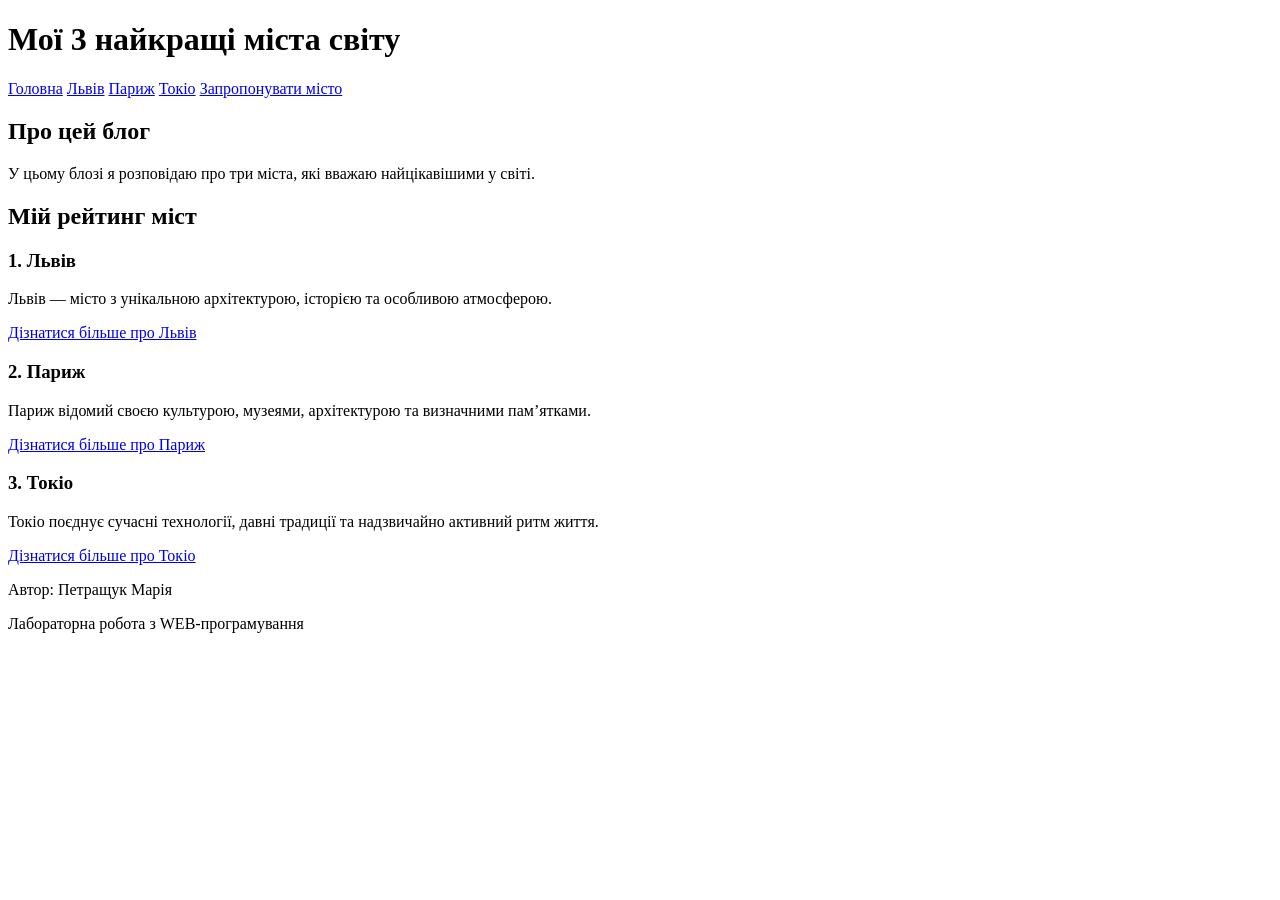
<file: lab_1/index.html>
<!DOCTYPE html>
<html lang="uk">
<head>
    <meta charset="UTF-8">
    <title>Мої 3 найкращі міста світу</title>
</head>
<body>

<header>
    <h1>Мої 3 найкращі міста світу</h1>

    <nav>
        <a href="index.html">Головна</a>
        <a href="city-lviv.html">Львів</a>
        <a href="city-paris.html">Париж</a>
        <a href="city-tokyo.html">Токіо</a>
        <a href="form.html">Запропонувати місто</a>
    </nav>
</header>

<main>
    <section>
        <h2>Про цей блог</h2>
        <p>
            У цьому блозі я розповідаю про три міста,
            які вважаю найцікавішими у світі.
        </p>
    </section>

    <section>
        <h2>Мій рейтинг міст</h2>

        <article>
            <h3>1. Львів</h3>
            <p>
                Львів — місто з унікальною архітектурою,
                історією та особливою атмосферою.
            </p>
            <a href="city-lviv.html">Дізнатися більше про Львів</a>
        </article>

        <article>
            <h3>2. Париж</h3>
            <p>
                Париж відомий своєю культурою, музеями,
                архітектурою та визначними пам’ятками.
            </p>
            <a href="city-paris.html">Дізнатися більше про Париж</a>
        </article>

        <article>
            <h3>3. Токіо</h3>
            <p>
                Токіо поєднує сучасні технології,
                давні традиції та надзвичайно активний ритм життя.
            </p>
            <a href="city-tokyo.html">Дізнатися більше про Токіо</a>
        </article>
    </section>
</main>

<footer>
    <p>Автор: Петращук Марія</p>
    <p>Лабораторна робота з WEB-програмування</p>
</footer>

</body>
</html>
</file>
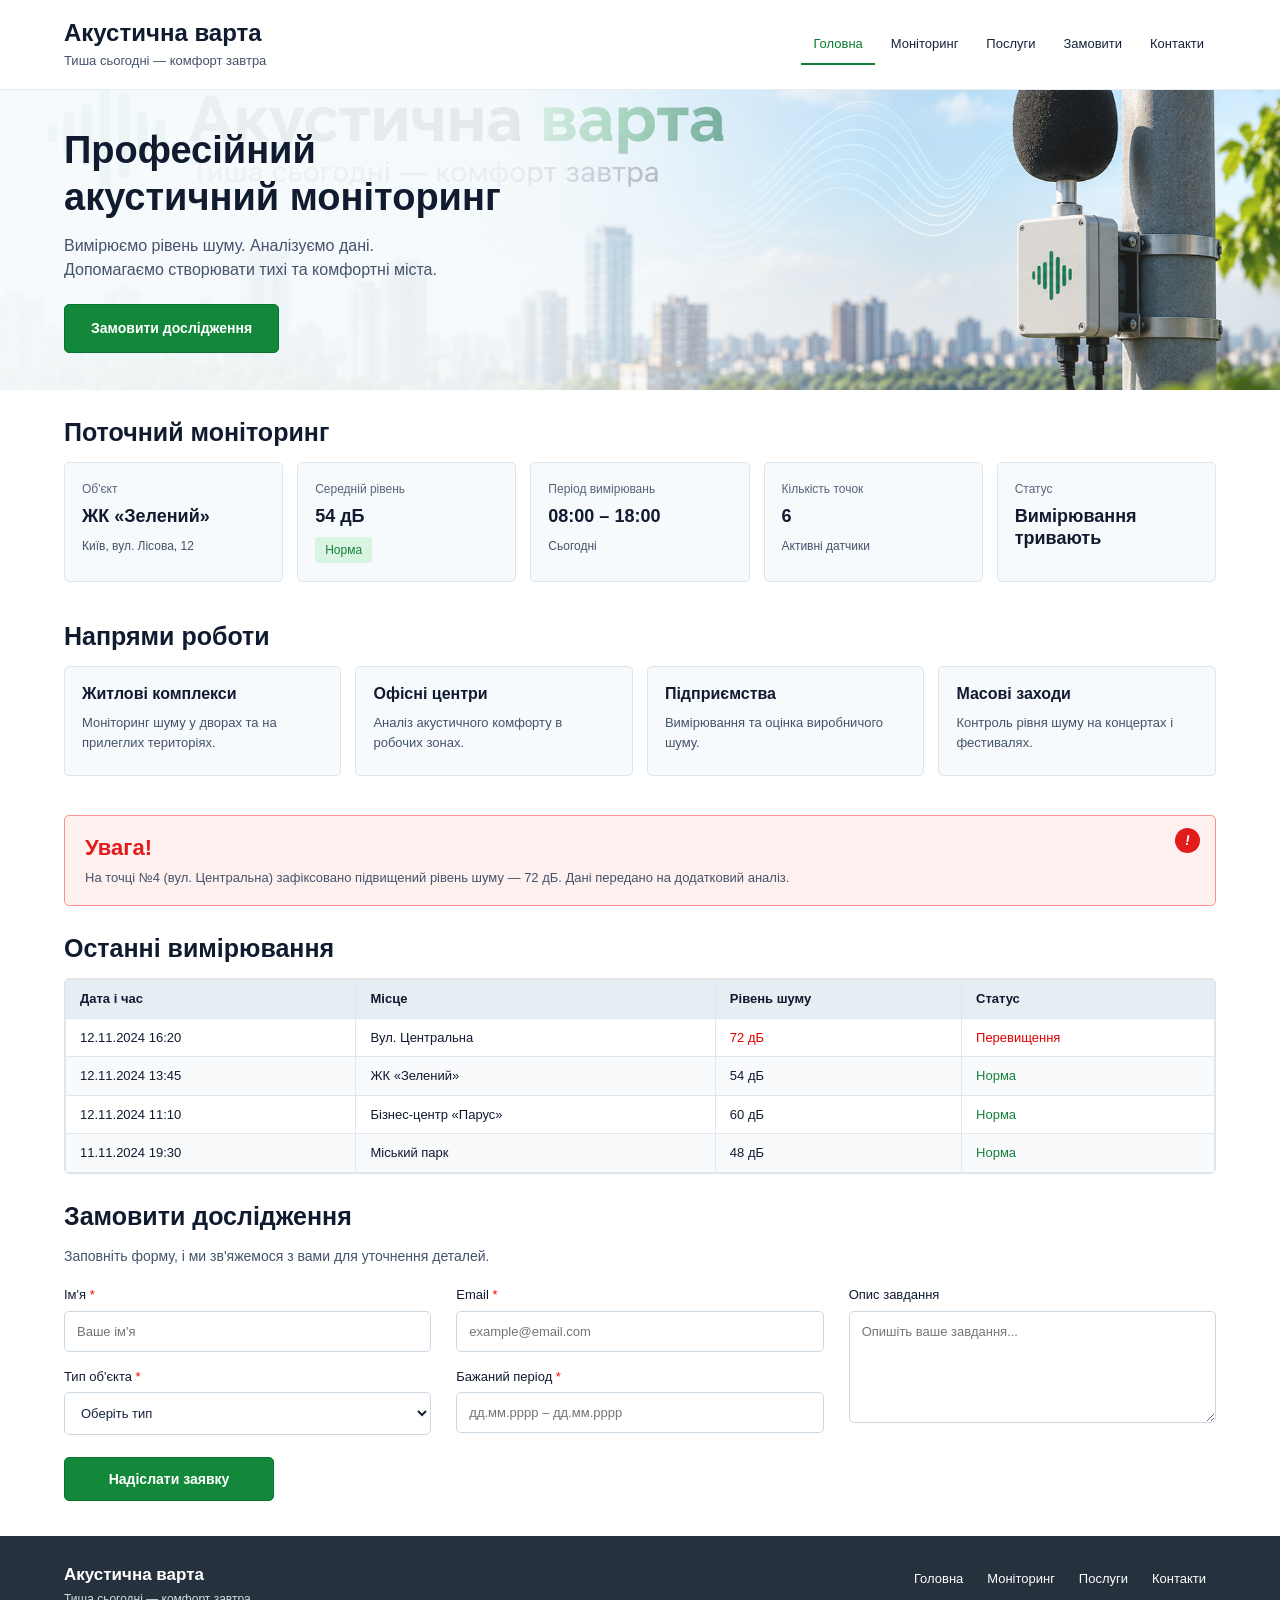
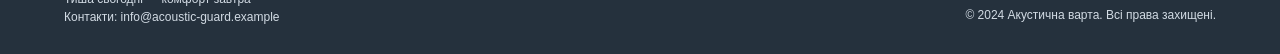
<file: lab_2/index.html>
<!DOCTYPE html>
<html lang="uk">
<head>
    <meta charset="UTF-8">
    <meta name="viewport" content="width=device-width, initial-scale=1.0">
    <meta name="description" content="Акустична варта — професійний моніторинг міського шуму">
    <title>Акустична варта — Моніторинг шуму</title>
    <link rel="stylesheet" href="css/style.css">
</head>
<body>

    <header class="site-header" id="home">
        <div class="container header-content">
            <div class="brand">
                <h1>Акустична варта</h1>
                <p>Тиша сьогодні — комфорт завтра</p>
            </div>

            <nav aria-label="Основна навігація">
                <a href="#home" class="active">Головна</a>
                <a href="#monitoring">Моніторинг</a>
                <a href="#services">Послуги</a>
                <a href="#order">Замовити</a>
                <a href="#contacts">Контакти</a>
            </nav>
        </div>
    </header>

    <main>
        <section class="hero">
            <div class="container hero-content">
                <h2>Професійний<br>акустичний моніторинг</h2>
                <p>
                    Вимірюємо рівень шуму. Аналізуємо дані.<br>
                    Допомагаємо створювати тихі та комфортні міста.
                </p>
                <a href="#order" class="btn">Замовити дослідження</a>
            </div>
        </section>

        <section class="container section" id="monitoring">
            <h2>Поточний моніторинг</h2>

            <div class="cards">
                <article class="card monitoring-card">
                    <span class="card-label">Об'єкт</span>
                    <h3>ЖК «Зелений»</h3>
                    <p>Київ, вул. Лісова, 12</p>
                </article>

                <article class="card monitoring-card">
                    <span class="card-label">Середній рівень</span>
                    <h3>54 дБ</h3>
                    <span class="status normal">Норма</span>
                </article>

                <article class="card monitoring-card">
                    <span class="card-label">Період вимірювань</span>
                    <h3>08:00 – 18:00</h3>
                    <p>Сьогодні</p>
                </article>

                <article class="card monitoring-card">
                    <span class="card-label">Кількість точок</span>
                    <h3>6</h3>
                    <p>Активні датчики</p>
                </article>

                <article class="card monitoring-card">
                    <span class="card-label">Статус</span>
                    <h3>Вимірювання тривають</h3>
                </article>
            </div>
        </section>

        <section class="container section" id="services">
            <h2>Напрями роботи</h2>

            <div class="cards">
                <article class="card service-card">
                    <h3>Житлові комплекси</h3>
                    <p>Моніторинг шуму у дворах та на прилеглих територіях.</p>
                </article>

                <article class="card service-card">
                    <h3>Офісні центри</h3>
                    <p>Аналіз акустичного комфорту в робочих зонах.</p>
                </article>

                <article class="card service-card">
                    <h3>Підприємства</h3>
                    <p>Вимірювання та оцінка виробничого шуму.</p>
                </article>

                <article class="card service-card">
                    <h3>Масові заходи</h3>
                    <p>Контроль рівня шуму на концертах і фестивалях.</p>
                </article>
            </div>
        </section>

        <aside class="container warning" id="warning">
            <span class="warning-icon" aria-hidden="true">!</span>
            <h2>Увага!</h2>
            <p>
                На точці №4 (вул. Центральна) зафіксовано
                підвищений рівень шуму — 72 дБ.
                Дані передано на додатковий аналіз.
            </p>
        </aside>

        <section class="container section" id="measurements">
            <h2>Останні вимірювання</h2>

            <div class="table-wrapper">
                <table>
                    <thead>
                        <tr>
                            <th>Дата і час</th>
                            <th>Місце</th>
                            <th>Рівень шуму</th>
                            <th>Статус</th>
                        </tr>
                    </thead>
                    <tbody>
                        <tr>
                            <td>12.11.2024 16:20</td>
                            <td>Вул. Центральна</td>
                            <td class="danger-text">72 дБ</td>
                            <td class="danger-text">Перевищення</td>
                        </tr>
                        <tr>
                            <td>12.11.2024 13:45</td>
                            <td>ЖК «Зелений»</td>
                            <td>54 дБ</td>
                            <td class="success-text">Норма</td>
                        </tr>
                        <tr>
                            <td>12.11.2024 11:10</td>
                            <td>Бізнес-центр «Парус»</td>
                            <td>60 дБ</td>
                            <td class="success-text">Норма</td>
                        </tr>
                        <tr>
                            <td>11.11.2024 19:30</td>
                            <td>Міський парк</td>
                            <td>48 дБ</td>
                            <td class="success-text">Норма</td>
                        </tr>
                    </tbody>
                </table>
            </div>
        </section>

        <section class="container section order-section" id="order">
            <h2>Замовити дослідження</h2>
            <p>Заповніть форму, і ми зв'яжемося з вами для уточнення деталей.</p>

            <form action="#" method="get">
                <div class="form-grid">
                    <div class="form-field">
                        <label for="name">Ім'я <span>*</span></label>
                        <input type="text" id="name" name="name"
                               placeholder="Ваше ім'я" required>
                    </div>

                    <div class="form-field">
                        <label for="email">Email <span>*</span></label>
                        <input type="email" id="email" name="email"
                               placeholder="example@email.com" required>
                    </div>

                    <div class="form-field description-field">
                        <label for="description">Опис завдання</label>
                        <textarea id="description" name="description"
                                  placeholder="Опишіть ваше завдання..."></textarea>
                    </div>

                    <div class="form-field">
                        <label for="type">Тип об'єкта <span>*</span></label>
                        <select id="type" name="type" required>
                            <option value="">Оберіть тип</option>
                            <option value="residential">Житловий комплекс</option>
                            <option value="office">Офісний центр</option>
                            <option value="industrial">Підприємство</option>
                            <option value="event">Масовий захід</option>
                            <option value="other">Інше</option>
                        </select>
                    </div>

                    <div class="form-field">
                        <label for="period">Бажаний період <span>*</span></label>
                        <input type="text" id="period" name="period"
                               placeholder="дд.мм.рррр – дд.мм.рррр" required>
                    </div>
                </div>

                <button type="submit" class="btn">Надіслати заявку</button>
            </form>
        </section>
    </main>

    <footer id="contacts">
        <div class="container footer-content">
            <div>
                <h3>Акустична варта</h3>
                <p>Тиша сьогодні — комфорт завтра</p>
                <p>Контакти: info@acoustic-guard.example</p>
            </div>

            <div class="footer-right">
                <nav aria-label="Навігація в підвалі">
                    <a href="#home">Головна</a>
                    <a href="#monitoring">Моніторинг</a>
                    <a href="#services">Послуги</a>
                    <a href="#contacts">Контакти</a>
                </nav>
                <p>© 2024 Акустична варта. Всі права захищені.</p>
            </div>
        </div>
    </footer>

</body>
</html>
</file>
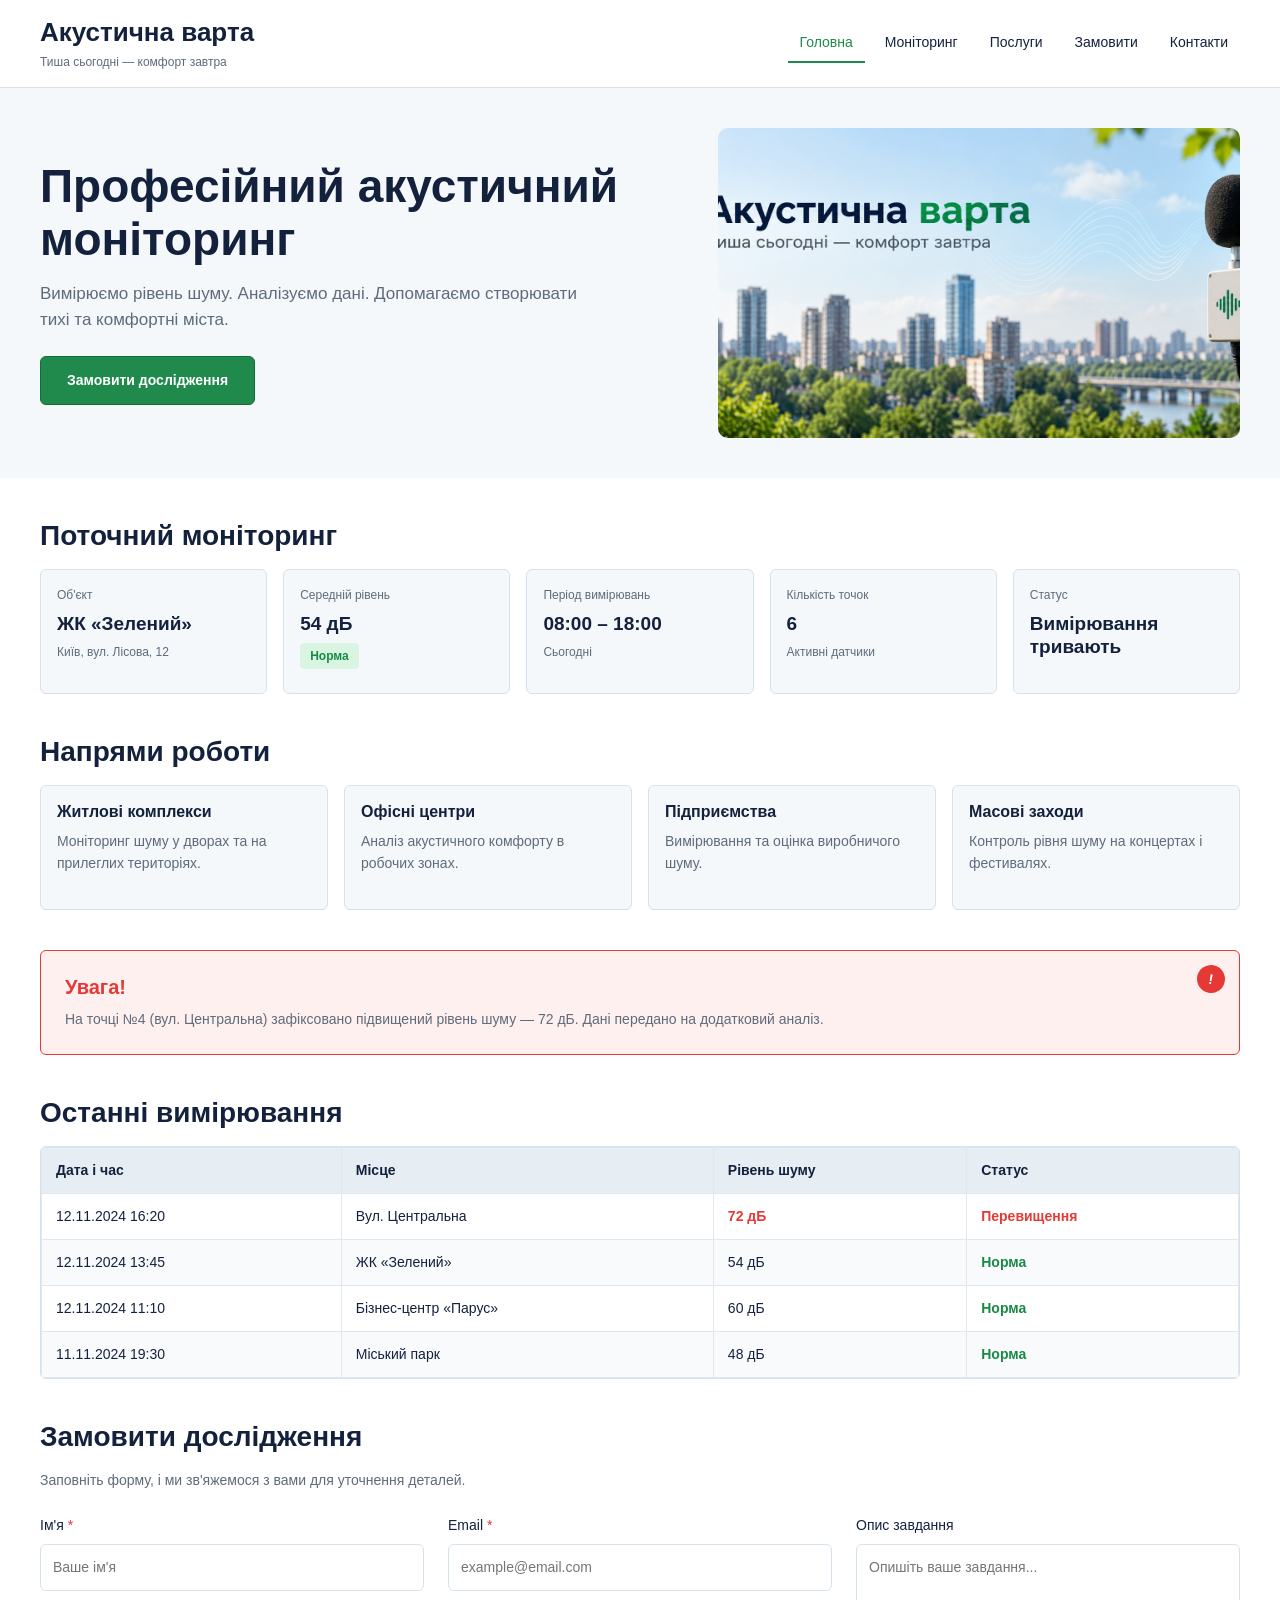
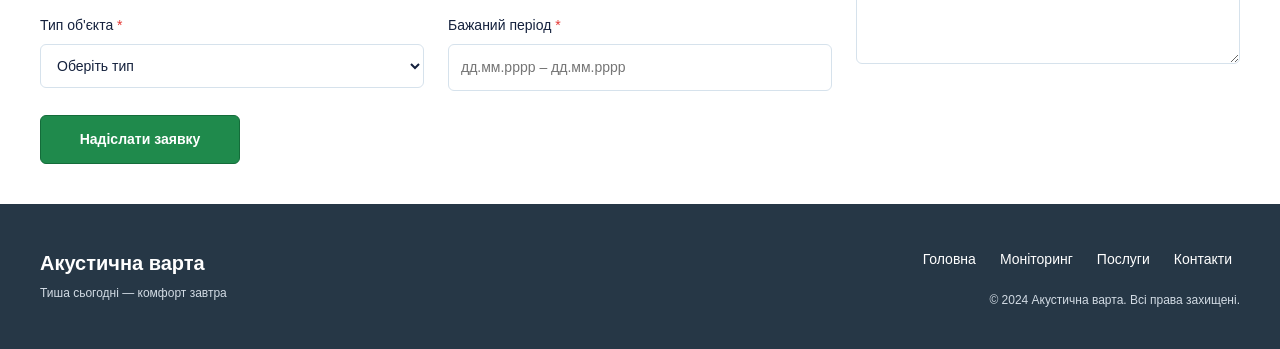
<file: lab_3/index.html>
<!DOCTYPE html>
<html lang="uk">
<head>
    <meta charset="UTF-8">
    <meta name="viewport" content="width=device-width, initial-scale=1.0">
    <meta name="description"
          content="Акустична варта — професійний моніторинг міського шуму">
    <title>Акустична варта — Адаптивний сайт</title>
    <link rel="stylesheet" href="css/main.css">
</head>
<body>

    <!-- Шапка сайту -->
    <header class="site-header" id="home">
        <div class="container header-content">
            <div class="brand">
                <h1>Акустична варта</h1>
                <p>Тиша сьогодні — комфорт завтра</p>
            </div>

            <nav class="nav" aria-label="Основна навігація">
                <a href="#home" class="active">Головна</a>
                <a href="#monitoring">Моніторинг</a>
                <a href="#services">Послуги</a>
                <a href="#order">Замовити</a>
                <a href="#contacts">Контакти</a>
            </nav>
        </div>
    </header>

    <main>

        <!-- Головний банер -->
        <section class="hero">
            <div class="container hero-content">
                <div class="hero-text">
                    <h2>Професійний акустичний моніторинг</h2>
                    <p>
                        Вимірюємо рівень шуму. Аналізуємо дані.
                        Допомагаємо створювати тихі та комфортні міста.
                    </p>
                    <a href="#order" class="btn">
                        Замовити дослідження
                    </a>
                </div>
                <div class="hero-image" aria-hidden="true"></div>
            </div>
        </section>

        <!-- Поточний моніторинг -->
        <section class="container section" id="monitoring">
            <h2>Поточний моніторинг</h2>

            <div class="monitoring-grid">

                <article class="card monitoring-card">
                    <span class="card-label">Об'єкт</span>
                    <h3>ЖК «Зелений»</h3>
                    <p>Київ, вул. Лісова, 12</p>
                </article>

                <article class="card monitoring-card">
                    <span class="card-label">Середній рівень</span>
                    <h3>54 дБ</h3>
                    <span class="status normal">Норма</span>
                </article>

                <article class="card monitoring-card">
                    <span class="card-label">Період вимірювань</span>
                    <h3>08:00 – 18:00</h3>
                    <p>Сьогодні</p>
                </article>

                <article class="card monitoring-card">
                    <span class="card-label">Кількість точок</span>
                    <h3>6</h3>
                    <p>Активні датчики</p>
                </article>

                <article class="card monitoring-card">
                    <span class="card-label">Статус</span>
                    <h3>Вимірювання тривають</h3>
                </article>

            </div>
        </section>

        <!-- Напрями роботи -->
        <section class="container section" id="services">
            <h2>Напрями роботи</h2>

            <div class="services-grid">

                <article class="card service-card">
                    <h3>Житлові комплекси</h3>
                    <p>
                        Моніторинг шуму у дворах та на прилеглих
                        територіях.
                    </p>
                </article>

                <article class="card service-card">
                    <h3>Офісні центри</h3>
                    <p>
                        Аналіз акустичного комфорту в робочих зонах.
                    </p>
                </article>

                <article class="card service-card">
                    <h3>Підприємства</h3>
                    <p>
                        Вимірювання та оцінка виробничого шуму.
                    </p>
                </article>

                <article class="card service-card">
                    <h3>Масові заходи</h3>
                    <p>
                        Контроль рівня шуму на концертах і фестивалях.
                    </p>
                </article>

            </div>
        </section>

        <!-- Попередження -->
        <aside class="container warning">
            <span class="warning-icon" aria-hidden="true">!</span>
            <h2>Увага!</h2>
            <p>
                На точці №4 (вул. Центральна) зафіксовано
                підвищений рівень шуму — 72 дБ.
                Дані передано на додатковий аналіз.
            </p>
        </aside>

        <!-- Таблиця вимірювань -->
        <section class="container section" id="measurements">
            <h2>Останні вимірювання</h2>

            <div class="table-wrapper">
                <table>
                    <thead>
                        <tr>
                            <th>Дата і час</th>
                            <th>Місце</th>
                            <th>Рівень шуму</th>
                            <th>Статус</th>
                        </tr>
                    </thead>

                    <tbody>
                        <tr>
                            <td>12.11.2024 16:20</td>
                            <td>Вул. Центральна</td>
                            <td class="danger-text">72 дБ</td>
                            <td class="danger-text">Перевищення</td>
                        </tr>

                        <tr>
                            <td>12.11.2024 13:45</td>
                            <td>ЖК «Зелений»</td>
                            <td>54 дБ</td>
                            <td class="success-text">Норма</td>
                        </tr>

                        <tr>
                            <td>12.11.2024 11:10</td>
                            <td>Бізнес-центр «Парус»</td>
                            <td>60 дБ</td>
                            <td class="success-text">Норма</td>
                        </tr>

                        <tr>
                            <td>11.11.2024 19:30</td>
                            <td>Міський парк</td>
                            <td>48 дБ</td>
                            <td class="success-text">Норма</td>
                        </tr>
                    </tbody>
                </table>
            </div>
        </section>

        <!-- Форма замовлення -->
        <section class="container section order-section" id="order">
            <h2>Замовити дослідження</h2>
            <p>
                Заповніть форму, і ми зв'яжемося з вами
                для уточнення деталей.
            </p>

            <form action="#" method="get" class="order-form">
                <div class="form-grid">

                    <div class="form-field">
                        <label for="name">
                            Ім'я <span>*</span>
                        </label>
                        <input
                            type="text"
                            id="name"
                            name="name"
                            placeholder="Ваше ім'я"
                            required>
                    </div>

                    <div class="form-field">
                        <label for="email">
                            Email <span>*</span>
                        </label>
                        <input
                            type="email"
                            id="email"
                            name="email"
                            placeholder="example@email.com"
                            required>
                    </div>

                    <div class="form-field description-field">
                        <label for="description">
                            Опис завдання
                        </label>
                        <textarea
                            id="description"
                            name="description"
                            placeholder="Опишіть ваше завдання..."></textarea>
                    </div>

                    <div class="form-field">
                        <label for="type">
                            Тип об'єкта <span>*</span>
                        </label>
                        <select id="type" name="type" required>
                            <option value="">Оберіть тип</option>
                            <option value="residential">
                                Житловий комплекс
                            </option>
                            <option value="office">
                                Офісний центр
                            </option>
                            <option value="industrial">
                                Підприємство
                            </option>
                            <option value="event">
                                Масовий захід
                            </option>
                            <option value="other">Інше</option>
                        </select>
                    </div>

                    <div class="form-field">
                        <label for="period">
                            Бажаний період <span>*</span>
                        </label>
                        <input
                            type="text"
                            id="period"
                            name="period"
                            placeholder="дд.мм.рррр – дд.мм.рррр"
                            required>
                    </div>
                </div>

                <button type="submit" class="btn">
                    Надіслати заявку
                </button>
            </form>
        </section>

    </main>

    <!-- Нижній колонтитул -->
    <footer id="contacts">
        <div class="container footer-content">

            <div class="footer-brand">
                <h3>Акустична варта</h3>
                <p>Тиша сьогодні — комфорт завтра</p>
            </div>

            <div class="footer-right">
                <nav class="footer-nav"
                     aria-label="Навігація в підвалі">
                    <a href="#home">Головна</a>
                    <a href="#monitoring">Моніторинг</a>
                    <a href="#services">Послуги</a>
                    <a href="#contacts">Контакти</a>
                </nav>

                <p>
                    © 2024 Акустична варта.
                    Всі права захищені.
                </p>
            </div>

        </div>
    </footer>

</body>
</html>
</file>
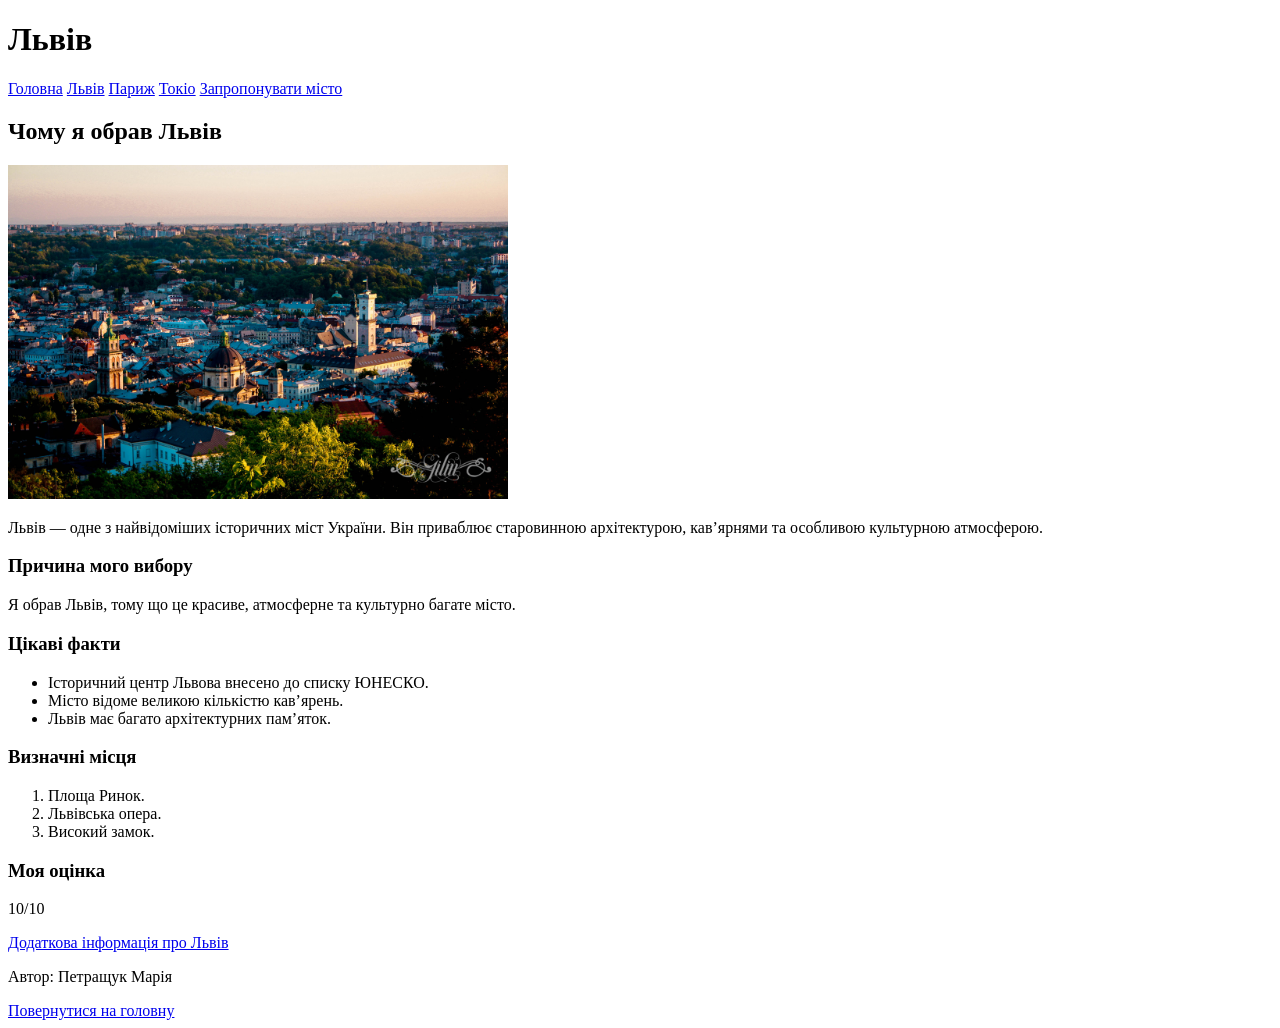
<file: lab_1/city-lviv.html>
<!DOCTYPE html>
<html lang="uk">
<head>
    <meta charset="UTF-8">
    <title>Львів — моє улюблене місто</title>
</head>
<body>

<header>
    <h1>Львів</h1>

    <nav>
        <a href="index.html">Головна</a>
        <a href="city-lviv.html">Львів</a>
        <a href="city-paris.html">Париж</a>
        <a href="city-tokyo.html">Токіо</a>
        <a href="form.html">Запропонувати місто</a>
    </nav>
</header>

<main>
    <article>
        <h2>Чому я обрав Львів</h2>

        <img
            src="images/lviv.jpg"
            alt="Площа Ринок у Львові"
            width="500"
        >

        <p>
            Львів — одне з найвідоміших історичних міст України.
            Він приваблює старовинною архітектурою, кав’ярнями
            та особливою культурною атмосферою.
        </p>

        <h3>Причина мого вибору</h3>
        <p>
            Я обрав Львів, тому що це красиве, атмосферне
            та культурно багате місто.
        </p>

        <h3>Цікаві факти</h3>
        <ul>
            <li>Історичний центр Львова внесено до списку ЮНЕСКО.</li>
            <li>Місто відоме великою кількістю кав’ярень.</li>
            <li>Львів має багато архітектурних пам’яток.</li>
        </ul>

        <h3>Визначні місця</h3>
        <ol>
            <li>Площа Ринок.</li>
            <li>Львівська опера.</li>
            <li>Високий замок.</li>
        </ol>

        <h3>Моя оцінка</h3>
        <p>10/10</p>

        <p>
            <a href="https://uk.wikipedia.org/wiki/Львів">
                Додаткова інформація про Львів
            </a>
        </p>
    </article>
</main>

<footer>
    <p>Автор: Петращук Марія</p>
    <a href="index.html">Повернутися на головну</a>
</footer>
</body>
</html>
</file>
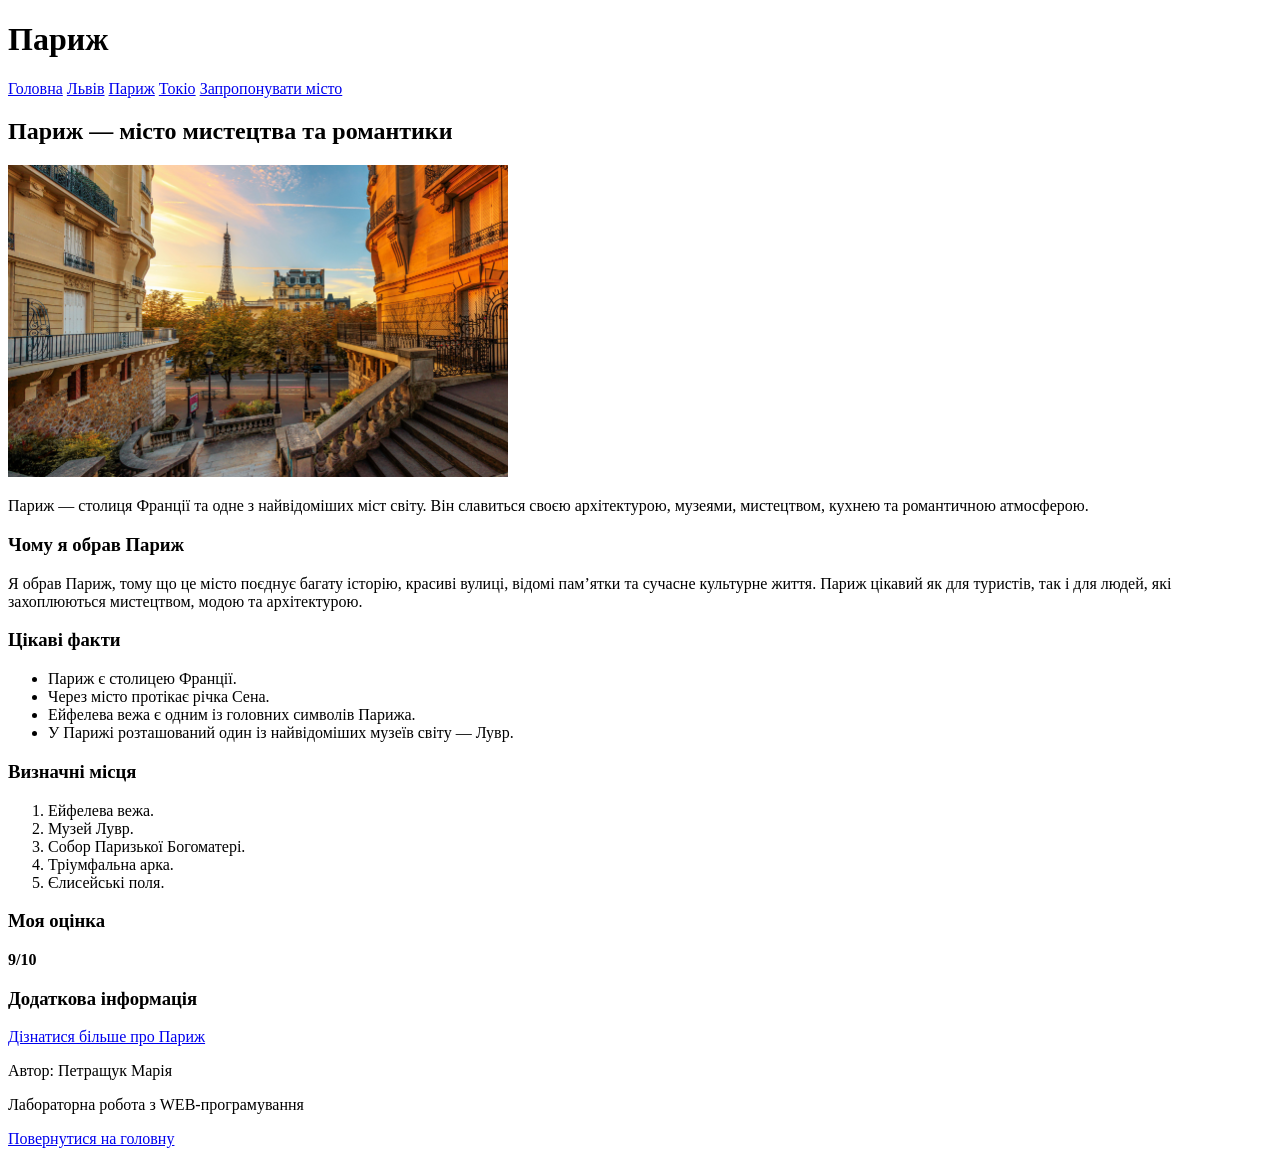
<file: lab_1/city-paris.html>
<!DOCTYPE html>
<html lang="uk">
<head>
    <meta charset="UTF-8">
    <title>Париж - місто мистецтва та романтики</title>
</head>
<body>
    <header>
    <h1>Париж</h1>

    <nav>
        <a href="index.html">Головна</a>
        <a href="city-lviv.html">Львів</a>
        <a href="city-paris.html">Париж</a>
        <a href="city-tokyo.html">Токіо</a>
        <a href="form.html">Запропонувати місто</a>
    </nav>
</header>

<main>
    <article>
        <h2>Париж — місто мистецтва та романтики</h2>

        <img
            src="images/paris.jpg"
            alt="Ейфелева вежа на тлі вечірнього Парижа"
            width="500"
        >

        <p>
            Париж — столиця Франції та одне з найвідоміших міст світу.
            Він славиться своєю архітектурою, музеями, мистецтвом,
            кухнею та романтичною атмосферою.
        </p>

        <h3>Чому я обрав Париж</h3>

        <p>
            Я обрав Париж, тому що це місто поєднує багату історію,
            красиві вулиці, відомі пам’ятки та сучасне культурне життя.
            Париж цікавий як для туристів, так і для людей, які захоплюються
            мистецтвом, модою та архітектурою.
        </p>

        <h3>Цікаві факти</h3>

        <ul>
            <li>Париж є столицею Франції.</li>
            <li>Через місто протікає річка Сена.</li>
            <li>Ейфелева вежа є одним із головних символів Парижа.</li>
            <li>У Парижі розташований один із найвідоміших музеїв світу — Лувр.</li>
        </ul>

        <h3>Визначні місця</h3>

        <ol>
            <li>Ейфелева вежа.</li>
            <li>Музей Лувр.</li>
            <li>Собор Паризької Богоматері.</li>
            <li>Тріумфальна арка.</li>
            <li>Єлисейські поля.</li>
        </ol>

        <h3>Моя оцінка</h3>

        <p>
            <strong>9/10</strong>
        </p>

        <h3>Додаткова інформація</h3>

        <p>
            <a href="https://uk.wikipedia.org/wiki/Париж">
                Дізнатися більше про Париж
            </a>
        </p>
    </article>
</main>

<footer>
    <p>Автор: Петращук Марія</p>
    <p>Лабораторна робота з WEB-програмування</p>
    <a href="index.html">Повернутися на головну</a>
</footer>
</body>
</html>
</file>
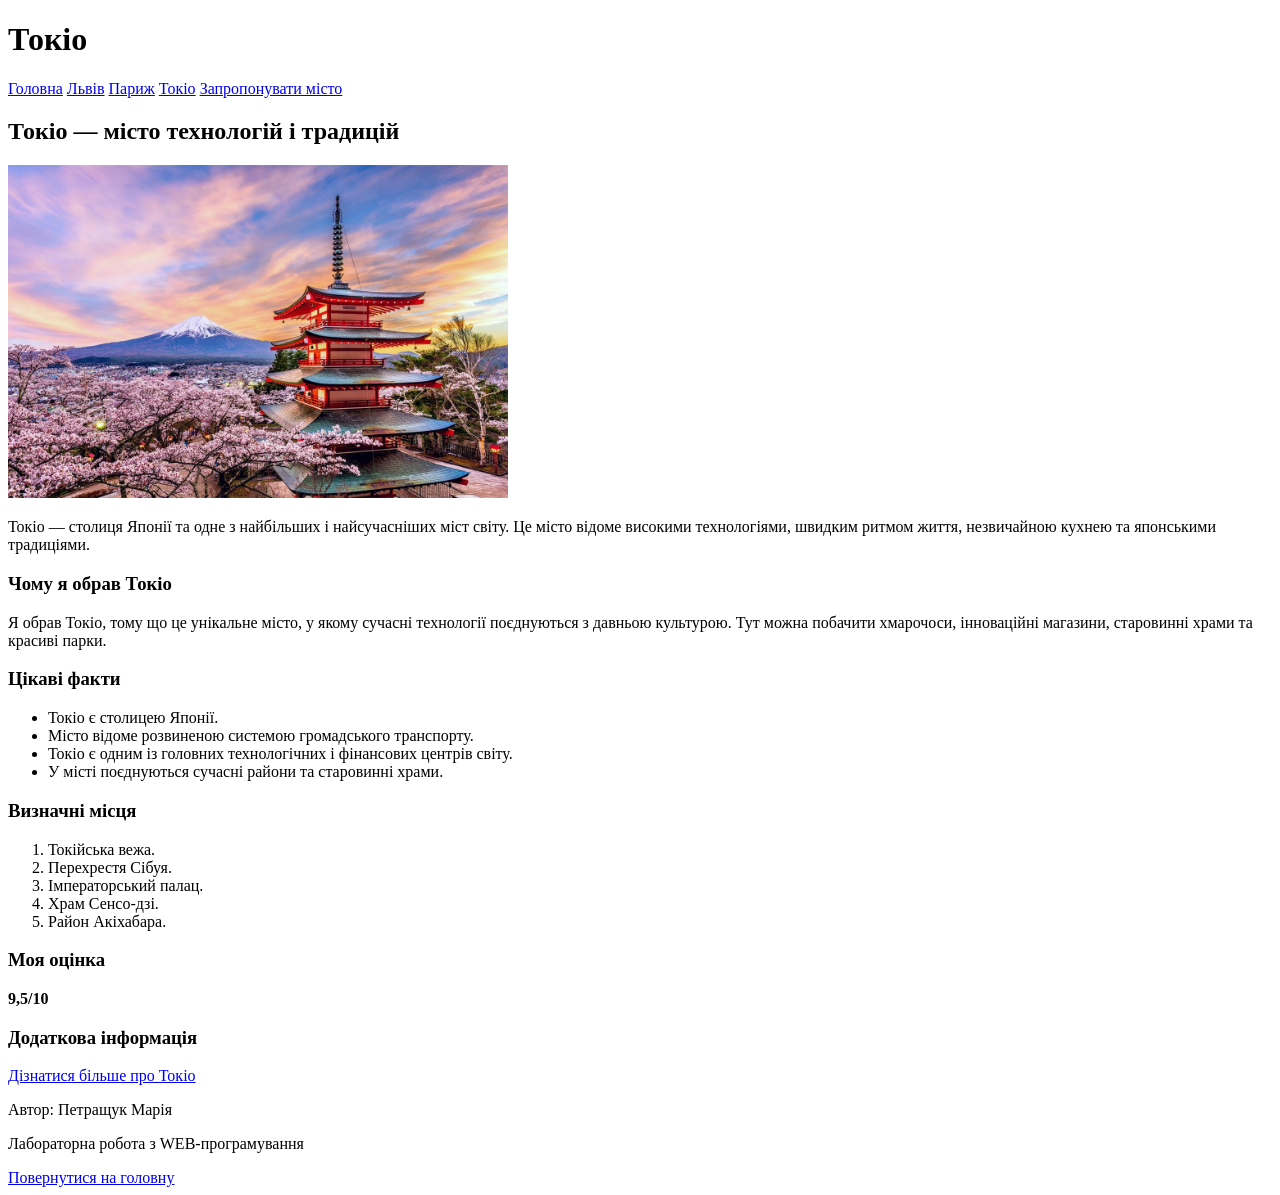
<file: lab_1/city-tokyo.html>
<!DOCTYPE html>
<html lang="uk">
<head>
    <meta charset="UTF-8">
    <title>Токіо - місто сучасної японської культури</title>
</head>
<body>
    <header>
    <h1>Токіо</h1>

    <nav>
        <a href="index.html">Головна</a>
        <a href="city-lviv.html">Львів</a>
        <a href="city-paris.html">Париж</a>
        <a href="city-tokyo.html">Токіо</a>
        <a href="form.html">Запропонувати місто</a>
    </nav>
</header>

<main>
    <article>
        <h2>Токіо — місто технологій і традицій</h2>

        <img
            src="images/tokyo.jpg"
            alt="Сучасний міський краєвид Токіо з яскравими рекламними вивісками"
            width="500"
        >

        <p>
            Токіо — столиця Японії та одне з найбільших і найсучасніших
            міст світу. Це місто відоме високими технологіями,
            швидким ритмом життя, незвичайною кухнею та японськими традиціями.
        </p>

        <h3>Чому я обрав Токіо</h3>

        <p>
            Я обрав Токіо, тому що це унікальне місто, у якому сучасні
            технології поєднуються з давньою культурою. Тут можна побачити
            хмарочоси, інноваційні магазини, старовинні храми та красиві парки.
        </p>

        <h3>Цікаві факти</h3>

        <ul>
            <li>Токіо є столицею Японії.</li>
            <li>Місто відоме розвиненою системою громадського транспорту.</li>
            <li>Токіо є одним із головних технологічних і фінансових центрів світу.</li>
            <li>У місті поєднуються сучасні райони та старовинні храми.</li>
        </ul>

        <h3>Визначні місця</h3>

        <ol>
            <li>Токійська вежа.</li>
            <li>Перехрестя Сібуя.</li>
            <li>Імператорський палац.</li>
            <li>Храм Сенсо-дзі.</li>
            <li>Район Акіхабара.</li>
        </ol>

        <h3>Моя оцінка</h3>

        <p>
            <strong>9,5/10</strong>
        </p>

        <h3>Додаткова інформація</h3>

        <p>
            <a href="https://uk.wikipedia.org/wiki/Токіо">
                Дізнатися більше про Токіо
            </a>
        </p>
    </article>
</main>

<footer>
    <p>Автор: Петращук Марія</p>
    <p>Лабораторна робота з WEB-програмування</p>
    <a href="index.html">Повернутися на головну</a>
</footer>
</body>
</html>
</file>
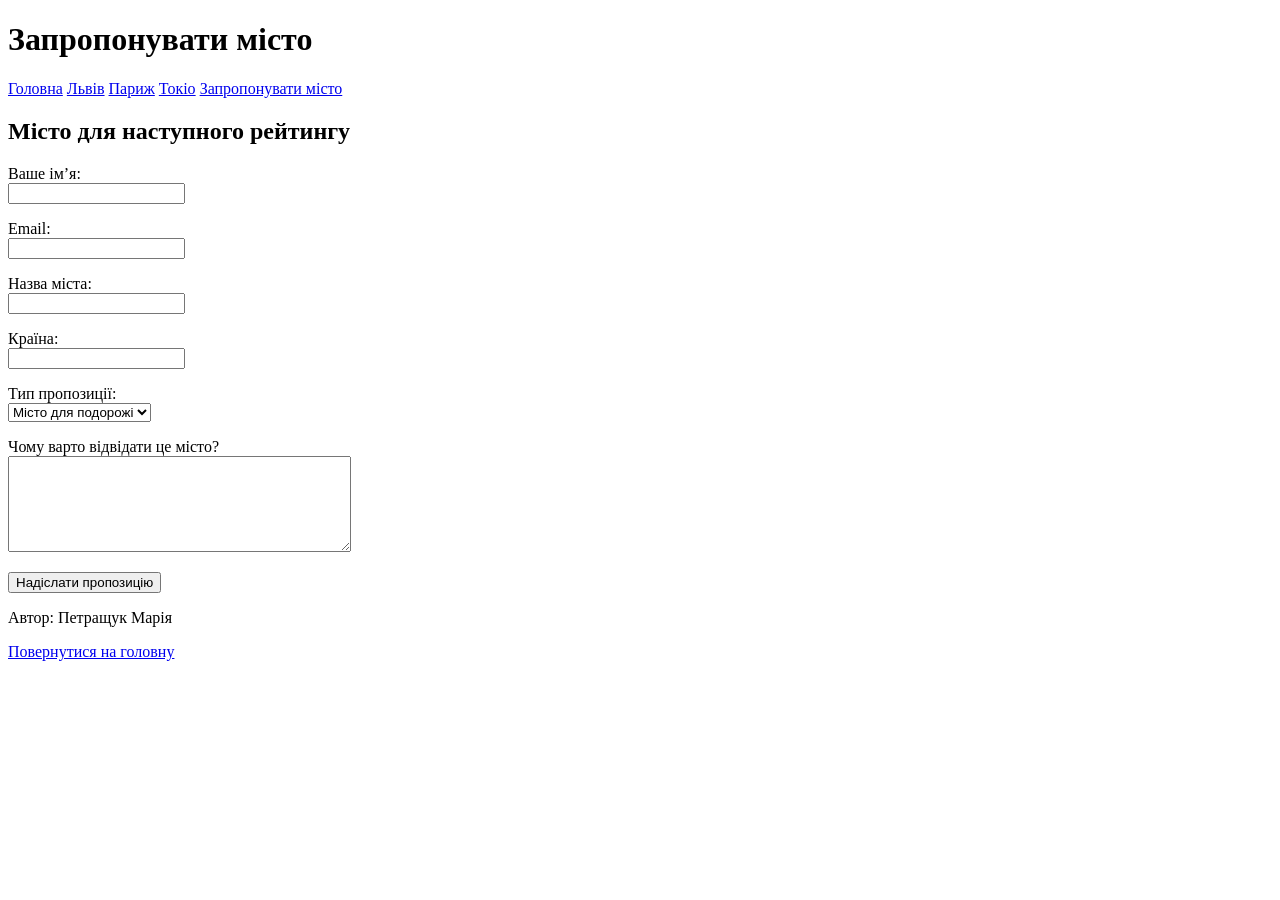
<file: lab_1/form.html>
<!DOCTYPE html>
<html lang="uk">
<head>
    <meta charset="UTF-8">
    <title>Запропонувати місто</title>
</head>
<body>
<header>
    <h1>Запропонувати місто</h1>

    <nav>
        <a href="index.html">Головна</a>
        <a href="city-lviv.html">Львів</a>
        <a href="city-paris.html">Париж</a>
        <a href="city-tokyo.html">Токіо</a>
        <a href="form.html">Запропонувати місто</a>
    </nav>
</header>

<main>
    <section>
        <h2>Місто для наступного рейтингу</h2>

        <form>
            <p>
                <label for="name">Ваше ім’я:</label><br>
                <input
                    type="text"
                    id="name"
                    name="name"
                    required
                >
            </p>

            <p>
                <label for="email">Email:</label><br>
                <input
                    type="email"
                    id="email"
                    name="email"
                    required
                >
            </p>

            <p>
                <label for="city">Назва міста:</label><br>
                <input
                    type="text"
                    id="city"
                    name="city"
                    required
                >
            </p>

            <p>
                <label for="country">Країна:</label><br>
                <input
                    type="text"
                    id="country"
                    name="country"
                    required
                >
            </p>

            <p>
                <label for="type">Тип пропозиції:</label><br>
                <select id="type" name="type">
                    <option value="travel">Місто для подорожі</option>
                    <option value="culture">Культурне місто</option>
                    <option value="technology">Технологічне місто</option>
                    <option value="history">Історичне місто</option>
                </select>
            </p>

            <p>
                <label for="reason">
                    Чому варто відвідати це місто?
                </label><br>
                <textarea
                    id="reason"
                    name="reason"
                    rows="6"
                    cols="40"
                    required
                ></textarea>
            </p>

            <button type="submit">Надіслати пропозицію</button>
        </form>
    </section>
</main>

<footer>
    <p>Автор: Петращук Марія</p>
    <a href="index.html">Повернутися на головну</a>
</footer>
</body>
</html>
</file>
<file: lab_2/css/style.css>
/* Універсальний селектор і Box Model */
* {
    margin: 0;
    padding: 0;
    box-sizing: border-box;
}

/* Селектор елемента */
body {
    font-family: Arial, Helvetica, sans-serif;
    color: #101b30;
    background: #ffffff;
    font-size: 14px;
    line-height: 1.5;
}

html {
    scroll-behavior: smooth;
}

.container {
    width: 90%;
    max-width: 1160px;
    margin: 0 auto;
}

/* Групування селекторів */
h1, h2, h3 {
    line-height: 1.25;
    font-weight: 700;
}

h2 {
    font-size: 25px;
    margin-bottom: 14px;
}

p {
    color: #44536a;
}

/* HEADER */
.site-header {
    background: #ffffff;
    border-bottom: 1px solid #e7edf2;
    padding: 18px 0;
}

.header-content {
    display: flex;
    align-items: center;
    justify-content: space-between;
    gap: 20px;
}

.brand h1 {
    font-size: 24px;
}

.brand p {
    font-size: 13px;
    margin-top: 3px;
}

nav a {
    display: inline-block;
    text-decoration: none;
    color: #15233b;
    padding: 10px 12px;
    font-size: 13px;
    transition: color 0.3s, border-color 0.3s;
}

nav a:hover {
    color: #15803d;
}

/* Навмисний конфлікт CSS для specificity */
nav a.active {
    color: #15803d;
    border-bottom: 2px solid #15803d;
}

.site-header nav a.active {
    color: #087a2e;
}

/* HERO */
.hero {
    min-height: 300px;
    background:
        linear-gradient(
            90deg,
            rgba(246, 250, 252, 0.97) 0%,
            rgba(246, 250, 252, 0.92) 40%,
            rgba(246, 250, 252, 0.10) 70%
        ),
        url("../images/header.jpg") center center / cover no-repeat;
    display: flex;
    align-items: center;
}

.hero-content {
    padding-top: 35px;
    padding-bottom: 35px;
}

.hero h2 {
    font-size: 38px;
    max-width: 580px;
    margin-bottom: 12px;
}

.hero p {
    font-size: 16px;
    margin-bottom: 22px;
}

.btn {
    display: inline-block;
    background: #14883a;
    color: #ffffff;
    text-decoration: none;
    padding: 13px 26px;
    border: 1px solid #08752d;
    border-radius: 5px;
    font-size: 14px;
    font-weight: bold;
    cursor: pointer;
    transition: background 0.3s, transform 0.3s;
}

.btn:hover {
    background: #09672a;
    transform: translateY(-2px);
}

/* СЕКЦІЇ */
.section {
    margin-top: 27px;
    margin-bottom: 27px;
}

/* КАРТКИ */
.cards {
    font-size: 0;
    margin: 0 -7px;
}

.card {
    display: inline-block;
    vertical-align: top;
    background: #f7fafc;
    border: 1px solid #dce6ee;
    border-radius: 5px;
    padding: 17px;
    margin: 0 0.6% 12px;
    font-size: 14px;
    transition: transform 0.3s, box-shadow 0.3s;
}

.card:hover {
    transform: translateY(-4px);
    box-shadow: 0 5px 15px rgba(0, 0, 0, 0.09);
}

.monitoring-card {
    width: 18.8%;
    min-height: 120px;
}

.card-label {
    display: block;
    color: #56647a;
    font-size: 12px;
    margin-bottom: 7px;
}

.monitoring-card h3 {
    font-size: 18px;
    margin-bottom: 10px;
}

.monitoring-card p {
    font-size: 12px;
}

.status {
    display: inline-block;
    padding: 4px 10px;
    border-radius: 4px;
    font-size: 12px;
}

.normal {
    color: #16803b;
    background: #d9f5e2;
}

/* ПОСЛУГИ */
.service-card {
    width: 23.8%;
    min-height: 110px;
}

.service-card h3 {
    font-size: 16px;
    margin-bottom: 9px;
}

.service-card p {
    font-size: 13px;
}

/* ПОПЕРЕДЖЕННЯ */
.warning {
    position: relative;
    background: #fff0f0;
    border: 1px solid #ff8e8e;
    border-radius: 5px;
    padding: 18px 20px;
    margin-top: 12px;
    margin-bottom: 26px;
}

.warning h2 {
    color: #e21b1b;
    font-size: 22px;
    margin-bottom: 6px;
}

.warning p {
    font-size: 13px;
}

.warning-icon {
    position: absolute;
    right: 15px;
    top: 12px;
    width: 25px;
    height: 25px;
    line-height: 25px;
    text-align: center;
    background: #e21b1b;
    color: white;
    border-radius: 50%;
    font-weight: bold;
    transform: rotate(10deg);
}

/* ТАБЛИЦЯ */
.table-wrapper {
    width: 100%;
    overflow-x: auto;
    border: 1px solid #dce3ea;
    border-radius: 5px;
}

table {
    width: 100%;
    border-collapse: collapse;
    font-size: 13px;
}

th {
    background: #e6edf3;
    text-align: left;
    font-weight: bold;
}

th, td {
    padding: 9px 14px;
    border: 1px solid #e0e7ee;
}

tr:nth-child(even) {
    background: #f8fafc;
}

.danger-text {
    color: #e00000;
}

.success-text {
    color: #16803b;
}

/* ФОРМА */
.order-section > p {
    margin-bottom: 18px;
}

.form-grid {
    display: grid;
    grid-template-columns: 1fr 1fr 1fr;
    gap: 15px 25px;
}

.form-field label {
    display: block;
    font-size: 13px;
    margin-bottom: 6px;
}

.form-field label span {
    color: red;
}

/* Селектор атрибута */
input[type="email"] {
    border: 1px solid #cbd8e3;
}

input, select, textarea {
    width: 100%;
    padding: 12px;
    border: 1px solid #cbd8e3;
    border-radius: 5px;
    background: white;
    font-family: inherit;
    font-size: 13px;
    color: #15233b;
}

input:focus, select:focus, textarea:focus {
    outline: 2px solid #9bd7b0;
    border-color: #15803d;
}

textarea {
    height: 112px;
    resize: vertical;
}

.description-field {
    grid-column: 3;
    grid-row: 1 / span 2;
}

.order-section button {
    margin-top: 22px;
    min-width: 210px;
}

/* Селектор ID */
#monitoring {
    scroll-margin-top: 20px;
}

/* FOOTER */
footer {
    background: #25313d;
    color: #ffffff;
    padding: 28px 0;
    margin-top: 35px;
}

.footer-content {
    display: flex;
    justify-content: space-between;
    gap: 25px;
}

footer h3 {
    font-size: 17px;
    margin-bottom: 5px;
}

footer p {
    color: #d2dbe4;
    font-size: 12px;
}

.footer-right {
    text-align: right;
}

footer nav a {
    color: white;
    padding: 5px 10px;
}

.footer-right p {
    margin-top: 12px;
}

/* АДАПТИВНІСТЬ */
@media (max-width: 900px) {
    .header-content,
    .footer-content {
        flex-direction: column;
        align-items: flex-start;
    }

    .monitoring-card {
        width: 31.8%;
    }

    .service-card {
        width: 48.8%;
    }

    .form-grid {
        grid-template-columns: 1fr 1fr;
    }

    .description-field {
        grid-column: 1 / -1;
        grid-row: auto;
    }

    .footer-right {
        text-align: left;
    }
}

@media (max-width: 600px) {
    .container {
        width: 92%;
    }

    .hero {
        min-height: 340px;
        background-position: 65% center;
    }

    .hero h2 {
        font-size: 29px;
    }

    .hero p {
        font-size: 14px;
    }

    .monitoring-card,
    .service-card {
        width: 98.8%;
    }

    .form-grid {
        grid-template-columns: 1fr;
    }

    .description-field {
        grid-column: auto;
    }

    nav a {
        padding: 7px;
    }
}
</file>
<file: lab_3/css/main.css>
@charset "UTF-8";
/* ==========================================
   Лабораторна робота №3
   Адаптивна верстка за допомогою
   Flexbox, CSS Grid та SCSS

   Проєкт: Акустична варта
   Файл: main.scss
   ========================================== */
/* Підключення SCSS-модулів */
/* ==========================================
   Лабораторна робота №3
   Проєкт: Акустична варта
   Файл: _variables.scss
   ========================================== */
/* Основні кольори */
/* Кольори меж */
/* Кольори статусів */
/* Відступи */
/* Ширина контейнера */
/* Заокруглення */
/* Розміри шрифтів */
/* Контрольні точки адаптивності */
/* Mobile: до 767px */
/* Tablet: від 768px */
/* Desktop: від 1024px */
/* Анімації */
/* Тіні */
/* ==========================================
   Лабораторна робота №3
   Адаптивна верстка за допомогою
   Flexbox, CSS Grid та SCSS

   Проєкт: Акустична варта
   Файл: main.scss
   ========================================== */
/* Підключення SCSS-модулів */
/* ==========================================
   Лабораторна робота №3
   Проєкт: Акустична варта
   Файл: _mixins.scss
   ========================================== */
/* 1. Адаптивність через Media Queries */
/* 2. Центрування елементів через Flexbox */
/* 3. Контейнер сторінки */
/* 4. Адаптивна сітка CSS Grid */
/* 5. Плавні ефекти при наведенні */
/* ==========================================
   Лабораторна робота №3
   Адаптивна верстка за допомогою
   Flexbox, CSS Grid та SCSS

   Проєкт: Акустична варта
   Файл: main.scss
   ========================================== */
/* Підключення SCSS-модулів */
/* ==========================================
   Лабораторна робота №3
   Проєкт: Акустична варта
   Файл: _base.scss
   ========================================== */
/* Скидання стандартних відступів */
*,
*::before,
*::after {
  box-sizing: border-box;
}

* {
  margin: 0;
  padding: 0;
}

/* Плавна прокрутка сторінки */
html {
  scroll-behavior: smooth;
}

/* Основні стилі сторінки */
body {
  font-family: Arial, Helvetica, sans-serif;
  font-size: 14px;
  line-height: 1.5;
  color: #14213d;
  background-color: #ffffff;
  min-width: 0;
}

/* Заголовки */
h1,
h2,
h3 {
  font-weight: 700;
  line-height: 1.25;
  overflow-wrap: break-word;
}

h1 {
  font-size: 26px;
}

h2 {
  font-size: clamp(22px, 3vw, 28px);
}

h3 {
  font-size: 16px;
}

/* Абзаци */
p {
  color: #5f6b7a;
}

/* Посилання */
a {
  color: inherit;
  text-decoration: none;
  transition: color 0.3s ease;
}
a:hover {
  color: #1f8a4c;
}
a:focus-visible {
  outline: 2px solid #1f8a4c;
  outline-offset: 3px;
}

/* Адаптивні зображення */
img {
  display: block;
  max-width: 100%;
  height: auto;
}

/* Елементи форм */
button,
input,
select,
textarea {
  font: inherit;
}

/* Кнопки */
button {
  cursor: pointer;
}

/* Поля введення */
input,
select,
textarea {
  max-width: 100%;
}

/* Таблиці */
table {
  border-collapse: collapse;
}

/* Доступність */
:focus-visible {
  outline: 2px solid #1f8a4c;
  outline-offset: 2px;
}

/* Плавна анімація з урахуванням налаштувань користувача */
@media (prefers-reduced-motion: reduce) {
  *,
  *::before,
  *::after {
    scroll-behavior: auto !important;
    transition-duration: 0.01ms !important;
    animation-duration: 0.01ms !important;
  }
}
/* ==========================================
   Лабораторна робота №3
   Адаптивна верстка за допомогою
   Flexbox, CSS Grid та SCSS

   Проєкт: Акустична варта
   Файл: main.scss
   ========================================== */
/* Підключення SCSS-модулів */
/* ==========================================
   Лабораторна робота №3
   Проєкт: Акустична варта
   Файл: _layout.scss
   ========================================== */
/* ОСНОВНИЙ КОНТЕЙНЕР */
.container {
  width: calc(100% - 32px);
  max-width: 1200px;
  margin-inline: auto;
  min-width: 0;
}

/* ВІДСТУПИ СЕКЦІЙ */
.section {
  margin-top: 24px;
  margin-bottom: 24px;
}
.section h2 {
  margin-bottom: 16px;
}
@media (min-width: 768px) {
  .section {
    margin-top: 40px;
    margin-bottom: 40px;
  }
}

/* ШАПКА САЙТУ */
.site-header {
  background-color: #ffffff;
  border-bottom: 1px solid #d6e2ec;
  padding: 16px 0;
}

.header-content {
  display: flex;
  flex-direction: column;
  align-items: flex-start;
  gap: 16px;
}
@media (min-width: 768px) {
  .header-content {
    flex-direction: row;
    align-items: center;
    justify-content: space-between;
  }
}

/* ЛОГОТИП І НАЗВА */
.brand h1 {
  font-size: clamp(22px, 3vw, 26px);
  color: #14213d;
}
.brand p {
  font-size: 12px;
  margin-top: 4px;
}

/* НАВІГАЦІЯ */
.nav {
  display: flex;
  flex-direction: column;
  align-items: flex-start;
  gap: 8px;
  width: 100%;
}
@media (min-width: 768px) {
  .nav {
    flex-direction: row;
    flex-wrap: wrap;
    align-items: center;
    justify-content: flex-end;
    width: auto;
    gap: 8px;
  }
}

/* ГОЛОВНИЙ БАНЕР */
.hero {
  background-color: #f4f8fb;
  overflow: hidden;
}

.hero-content {
  display: grid;
  grid-template-columns: minmax(0, 1fr);
  gap: 24px;
  padding-top: 40px;
  padding-bottom: 40px;
}
@media (min-width: 768px) {
  .hero-content {
    grid-template-columns: minmax(0, 1.1fr) minmax(0, 0.9fr);
    align-items: center;
    min-height: 320px;
  }
}
@media (min-width: 1024px) {
  .hero-content {
    min-height: 370px;
    gap: 40px;
  }
}

/* ТЕКСТ БАНЕРА */
.hero-text {
  min-width: 0;
}
.hero-text h2 {
  font-size: clamp(28px, 5vw, 46px);
  line-height: 1.15;
  margin-bottom: 16px;
  max-width: 600px;
}
.hero-text p {
  font-size: clamp(14px, 2vw, 17px);
  margin-bottom: 24px;
  max-width: 540px;
}

/* ФОТОГРАФІЯ БАНЕРА */
.hero-image {
  width: 100%;
  min-height: 220px;
  border-radius: 10px;
  background-image: url("../images/header.jpg");
  background-repeat: no-repeat;
  background-position: center;
  background-size: cover;
}
@media (min-width: 768px) {
  .hero-image {
    min-height: 270px;
  }
}
@media (min-width: 1024px) {
  .hero-image {
    min-height: 310px;
  }
}

/* СІТКА ПОТОЧНОГО МОНІТОРИНГУ */
.monitoring-grid {
  display: grid;
  grid-template-columns: repeat(1, minmax(0, 1fr));
  gap: 16px;
}
@media (min-width: 768px) {
  .monitoring-grid {
    grid-template-columns: repeat(2, minmax(0, 1fr));
  }
}
@media (min-width: 1024px) {
  .monitoring-grid {
    grid-template-columns: repeat(5, minmax(0, 1fr));
  }
}

/* СІТКА НАПРЯМІВ РОБОТИ */
.services-grid {
  display: grid;
  grid-template-columns: repeat(1, minmax(0, 1fr));
  gap: 16px;
}
@media (min-width: 768px) {
  .services-grid {
    grid-template-columns: repeat(2, minmax(0, 1fr));
  }
}
@media (min-width: 1024px) {
  .services-grid {
    grid-template-columns: repeat(4, minmax(0, 1fr));
  }
}

/* НИЖНІЙ КОЛОНТИТУЛ */
footer {
  background-color: #263746;
  color: #ffffff;
  padding: 40px 0;
  margin-top: 40px;
}

.footer-content {
  display: flex;
  flex-direction: column;
  gap: 24px;
}
@media (min-width: 768px) {
  .footer-content {
    flex-direction: row;
    align-items: center;
    justify-content: space-between;
  }
}

/* ІНФОРМАЦІЯ У FOOTER */
.footer-brand h3 {
  font-size: 20px;
  margin-bottom: 8px;
}
.footer-brand p {
  color: #d2dbe4;
  font-size: 12px;
}

/* ПРАВА ЧАСТИНА FOOTER */
.footer-right {
  text-align: left;
}
.footer-right p {
  color: #d2dbe4;
  font-size: 12px;
  margin-top: 16px;
}
@media (min-width: 768px) {
  .footer-right {
    text-align: right;
  }
}

/* НАВІГАЦІЯ FOOTER */
.footer-nav {
  display: flex;
  flex-direction: column;
  align-items: flex-start;
  gap: 8px;
}
@media (min-width: 768px) {
  .footer-nav {
    flex-direction: row;
    flex-wrap: wrap;
    justify-content: flex-end;
  }
}

/* ==========================================
   Лабораторна робота №3
   Адаптивна верстка за допомогою
   Flexbox, CSS Grid та SCSS

   Проєкт: Акустична варта
   Файл: main.scss
   ========================================== */
/* Підключення SCSS-модулів */
/* ==========================================
   Лабораторна робота №3
   Проєкт: Акустична варта
   Файл: _components.scss
   ========================================== */
/* НАВІГАЦІЯ */
.nav a {
  display: inline-block;
  padding: 8px 12px;
  color: #14213d;
  font-size: 14px;
  border-bottom: 2px solid transparent;
  transition: color 0.3s ease, border-color 0.3s ease;
}
.nav a:hover {
  color: #1f8a4c;
  border-color: #1f8a4c;
}
.nav a.active {
  color: #1f8a4c;
  border-color: #1f8a4c;
}

/* КНОПКИ */
.btn {
  display: inline-flex;
  justify-content: center;
  align-items: center;
  gap: 8px;
  padding: 13px 26px;
  border: 1px solid #146c3a;
  border-radius: 6px;
  background-color: #1f8a4c;
  color: #ffffff;
  font-size: 14px;
  font-weight: 700;
  text-align: center;
  cursor: pointer;
  transition: background-color 0.3s ease, transform 0.3s ease;
}
.btn:hover {
  background-color: #146c3a;
  color: #ffffff;
  transform: translateY(-2px);
}
.btn:focus-visible {
  outline: 3px solid #188a45;
  outline-offset: 3px;
}

/* КАРТКИ */
.card {
  display: flex;
  flex-direction: column;
  align-items: flex-start;
  gap: 8px;
  min-width: 0;
  padding: 16px;
  background-color: #f4f8fb;
  border: 1px solid #d6e2ec;
  border-radius: 6px;
  transition: transform 0.3s ease, box-shadow 0.3s ease;
}
.card:hover {
  transform: translateY(-4px);
  box-shadow: 0 5px 15px rgba(0, 0, 0, 0.09);
}
.card h3 {
  font-size: 16px;
  overflow-wrap: anywhere;
}
.card p {
  font-size: 14px;
}

/* КАРТКИ МОНІТОРИНГУ */
.monitoring-card {
  min-height: 125px;
}
.monitoring-card .card-label {
  display: block;
  font-size: 12px;
  color: #5f6b7a;
}
.monitoring-card h3 {
  font-size: clamp(15px, 1.6vw, 19px);
}
.monitoring-card p {
  font-size: 12px;
}

/* СТАТУСИ */
.status {
  display: inline-block;
  padding: 4px 10px;
  border-radius: 4px;
  font-size: 12px;
  font-weight: 600;
}
.status.normal {
  background-color: #d9f5e2;
  color: #188a45;
}

/* КАРТКИ ПОСЛУГ */
.service-card {
  min-height: 125px;
}
.service-card h3 {
  font-size: 16px;
}
.service-card p {
  font-size: 14px;
  line-height: 1.6;
}

/* БАНЕР ПОПЕРЕДЖЕННЯ */
.warning {
  position: relative;
  width: calc(100% - 32px);
  padding: 24px;
  background-color: #fff0f0;
  border: 1px solid #e53935;
  border-radius: 6px;
}
.warning h2 {
  color: #e53935;
  font-size: 20px;
  margin-bottom: 8px;
  padding-right: 30px;
}
.warning p {
  font-size: 14px;
  line-height: 1.6;
  overflow-wrap: break-word;
}

/* ІКОНКА ПОПЕРЕДЖЕННЯ */
.warning-icon {
  display: flex;
  justify-content: center;
  align-items: center;
  position: absolute;
  top: 14px;
  right: 14px;
  width: 28px;
  height: 28px;
  background-color: #e53935;
  color: #ffffff;
  border-radius: 50%;
  font-weight: 700;
  transform: rotate(10deg);
}

/* ТАБЛИЦЯ ВИМІРЮВАНЬ */
.table-wrapper {
  width: 100%;
  max-width: 100%;
  overflow-x: auto;
  border: 1px solid #d6e2ec;
  border-radius: 6px;
}

table {
  width: 100%;
  min-width: 640px;
  border-collapse: collapse;
  font-size: 14px;
}
table th,
table td {
  padding: 12px 14px;
  border: 1px solid #e0e7ee;
  text-align: left;
}
table th {
  background-color: #e6edf3;
  font-weight: 700;
}
table tbody tr:nth-child(even) {
  background-color: #f8fafc;
}
table tbody tr:hover {
  background-color: #edf6f0;
}

/* КОЛЬОРИ РЕЗУЛЬТАТІВ */
.danger-text {
  color: #e53935;
  font-weight: 600;
}

.success-text {
  color: #188a45;
  font-weight: 600;
}

/* СЕКЦІЯ ЗАМОВЛЕННЯ */
.order-section > p {
  margin-bottom: 24px;
  font-size: 14px;
}

/* ФОРМА */
.order-form {
  width: 100%;
}
.order-form .btn {
  margin-top: 24px;
  min-width: 200px;
}

/* MOBILE FIRST: ОДНА КОЛОНКА */
.form-grid {
  display: grid;
  grid-template-columns: minmax(0, 1fr);
  gap: 16px;
  /* TABLET: ДВІ КОЛОНКИ */
}
@media (min-width: 768px) {
  .form-grid {
    grid-template-columns: repeat(2, minmax(0, 1fr));
  }
}
.form-grid {
  /* DESKTOP: ТРИ КОЛОНКИ */
}
@media (min-width: 1024px) {
  .form-grid {
    grid-template-columns: repeat(3, minmax(0, 1fr));
    gap: 24px;
  }
}

/* ПОЛЯ ФОРМИ */
.form-field {
  min-width: 0;
}
.form-field label {
  display: block;
  margin-bottom: 8px;
  font-size: 14px;
  font-weight: 500;
}
.form-field label span {
  color: #e53935;
}
.form-field input,
.form-field select,
.form-field textarea {
  display: block;
  width: 100%;
  max-width: 100%;
  padding: 12px;
  background-color: #ffffff;
  color: #14213d;
  border: 1px solid #d6e2ec;
  border-radius: 6px;
  font-size: 14px;
  transition: border-color 0.3s ease;
}
.form-field input:focus,
.form-field select:focus,
.form-field textarea:focus {
  outline: 2px solid #9bd7b0;
  border-color: #1f8a4c;
}
.form-field textarea {
  min-height: 120px;
  resize: vertical;
}

/* ПОЛЕ ОПИСУ */
@media (min-width: 768px) {
  .description-field {
    grid-column: 1/-1;
  }
}
@media (min-width: 1024px) {
  .description-field {
    grid-column: 3;
    grid-row: 1/span 2;
  }
}

/* АДАПТИВНА КНОПКА ФОРМИ */
@media (max-width: 767px) {
  .order-form .btn {
    width: 100%;
  }
}
/* ПОСИЛАННЯ FOOTER */
.footer-nav a {
  display: inline-block;
  padding: 5px 8px;
  color: #ffffff;
  font-size: 14px;
}
.footer-nav a:hover {
  color: #9ee0b3;
}
</file>
